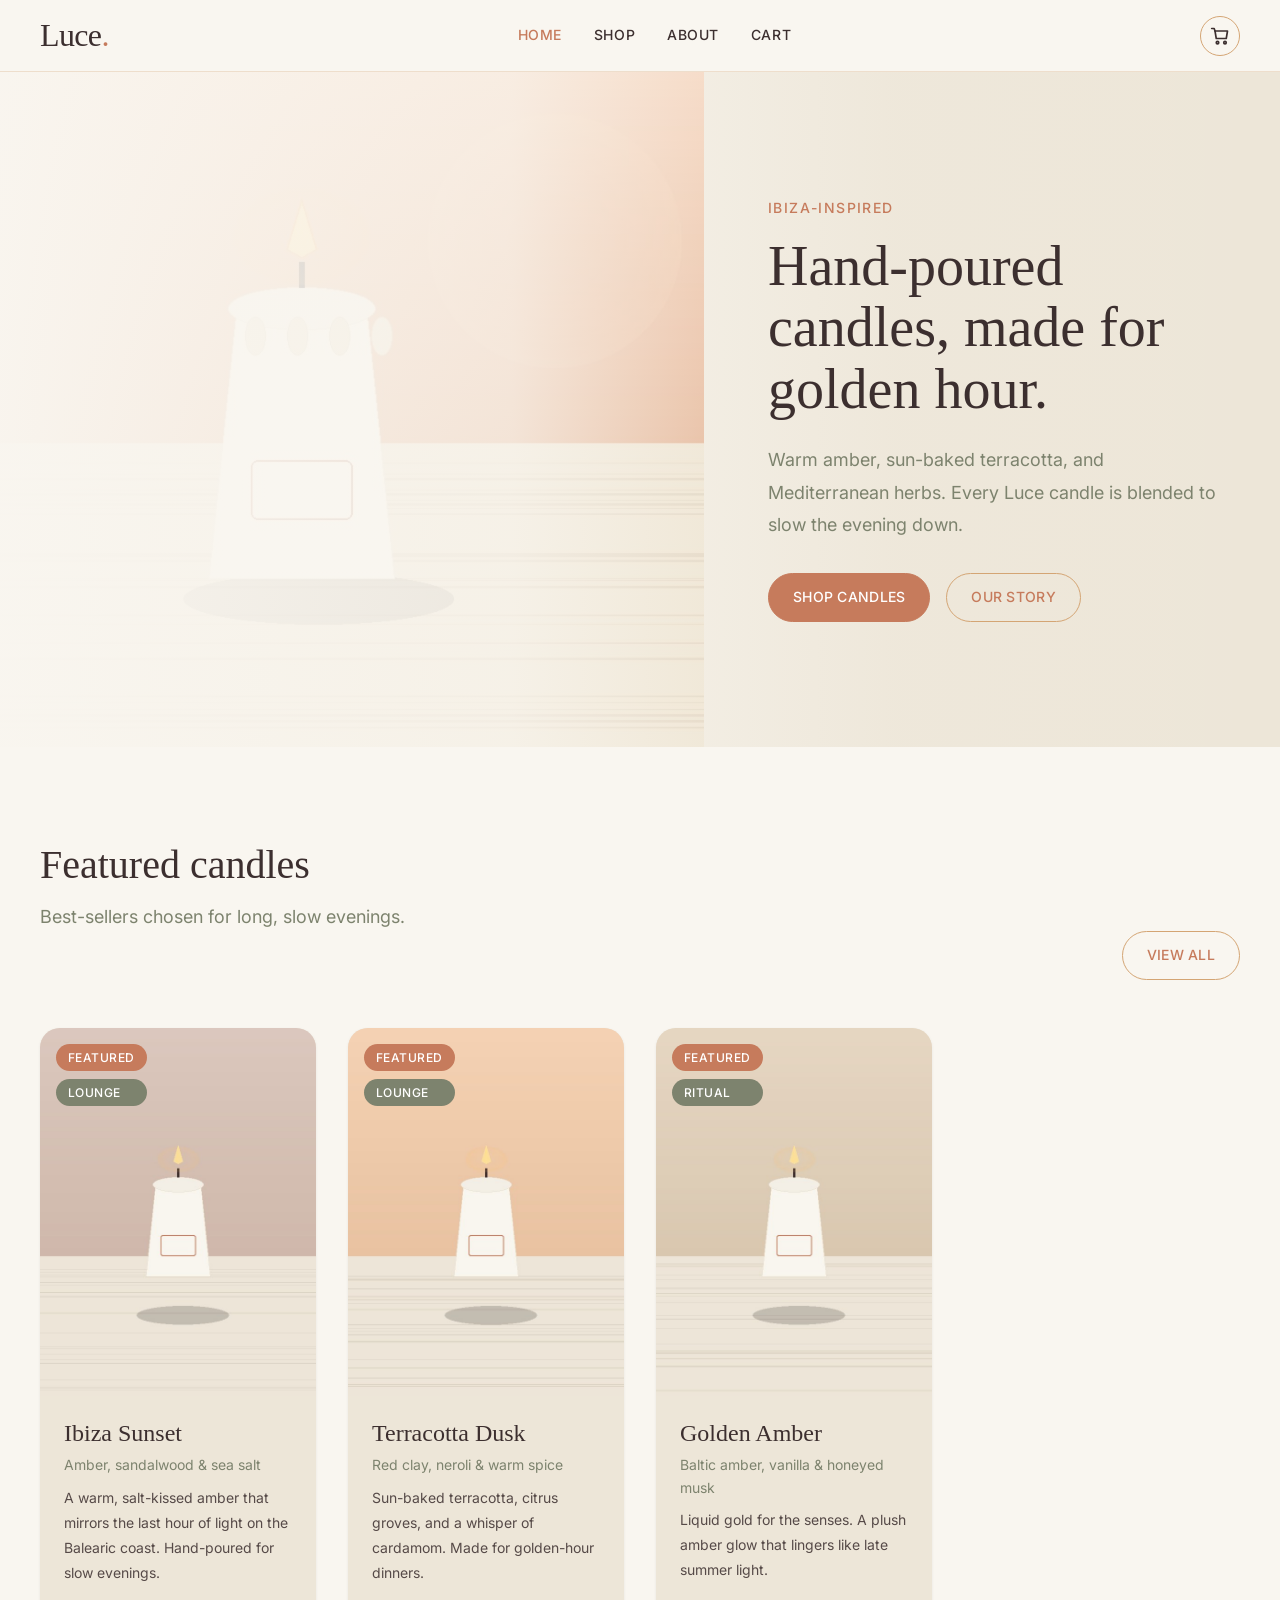
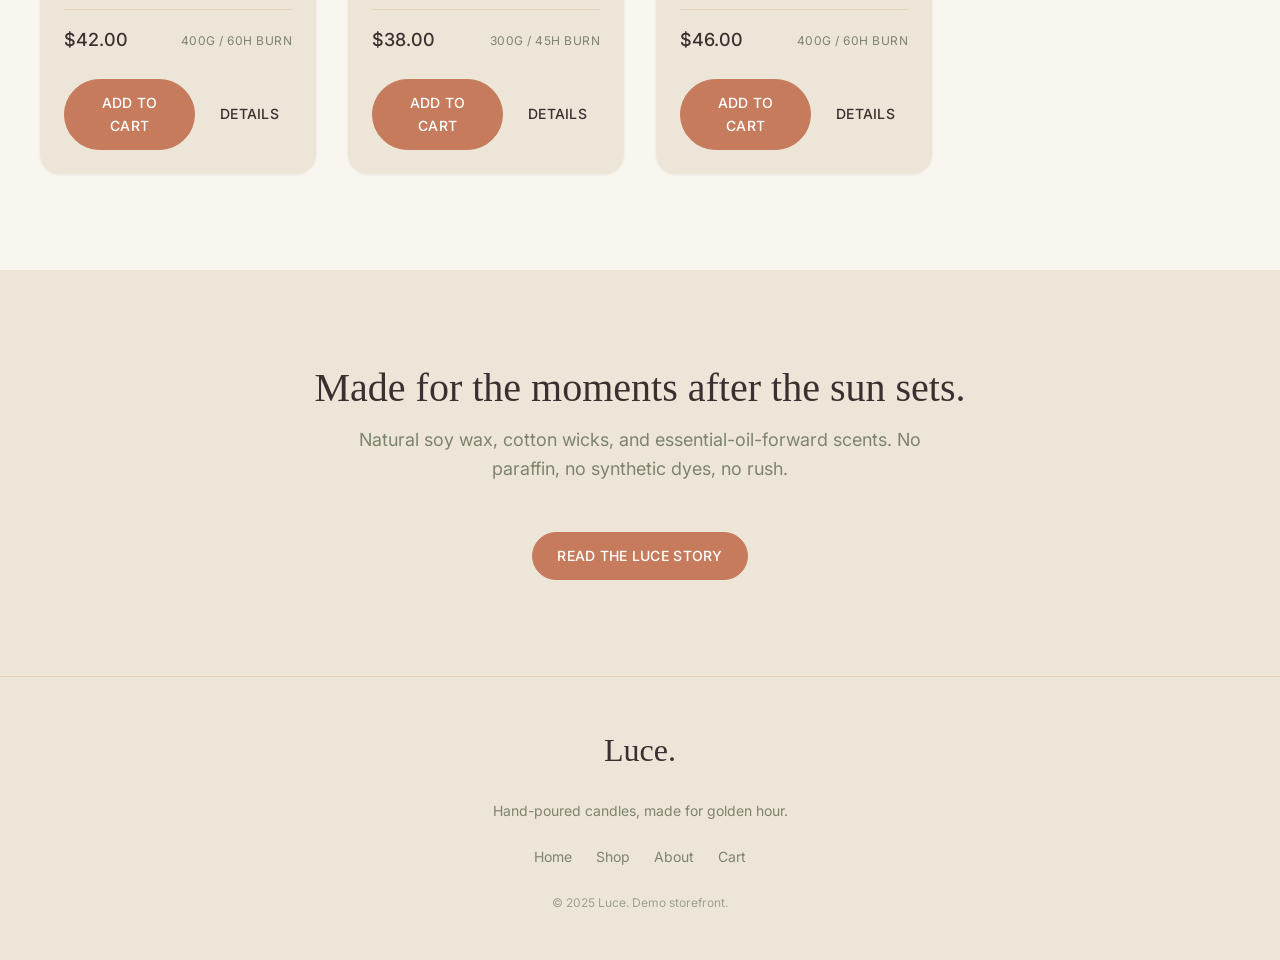
<file: site/index.html>
<!DOCTYPE html>
<html lang="en">
<head>
  <meta charset="UTF-8">
  <meta name="viewport" content="width=device-width, initial-scale=1.0">
  <title>Luce — Hand-poured candles, made for golden hour.</title>
  <meta name="description" content="Luce makes warm, hand-poured candles inspired by Ibiza sunsets, Mediterranean herbs, and golden hour light.">
  <link rel="preconnect" href="https://fonts.googleapis.com">
  <link rel="preconnect" href="https://fonts.gstatic.com" crossorigin>
  <link href="https://fonts.googleapis.com/css2?family=Inter:wght@400;500;600&display=swap" rel="stylesheet">
  <link rel="stylesheet" href="css/styles.css">
</head>
<body>
  <div id="sunset-overlay" class="sunset-overlay"></div>

  <header class="header">
    <div class="container header-inner">
      <a href="/" class="logo">Luce<span>.</span></a>
      <nav class="nav-desktop" aria-label="Main navigation">
        <a href="/" class="nav-link active">Home</a>
        <a href="candles.html" class="nav-link">Shop</a>
        <a href="about.html" class="nav-link">About</a>
        <a href="cart.html" class="nav-link">Cart</a>
      </nav>
      <div class="header-actions">
        <a href="cart.html" class="cart-link" aria-label="Cart">
          <svg width="20" height="20" viewBox="0 0 24 24" fill="none" stroke="currentColor" stroke-width="2" stroke-linecap="round" stroke-linejoin="round" aria-hidden="true">
            <path d="M6 6h15l-1.5 9h-12z"></path>
            <circle cx="9" cy="20" r="1.5"></circle>
            <circle cx="18" cy="20" r="1.5"></circle>
            <path d="M6 6L5 3H2"></path>
          </svg>
          <span class="cart-count" data-count="0"></span>
        </a>
        <button id="menu-toggle" class="menu-toggle" aria-expanded="false" aria-label="Toggle menu">
          <svg width="20" height="20" viewBox="0 0 24 24" fill="none" stroke="currentColor" stroke-width="2" stroke-linecap="round" stroke-linejoin="round" aria-hidden="true">
            <line x1="3" y1="6" x2="21" y2="6"></line>
            <line x1="3" y1="12" x2="21" y2="12"></line>
            <line x1="3" y1="18" x2="21" y2="18"></line>
          </svg>
        </button>
      </div>
    </div>
    <nav id="mobile-menu" class="nav-mobile" aria-label="Mobile navigation">
      <ul>
        <li><a href="/" class="nav-link active">Home</a></li>
        <li><a href="candles.html" class="nav-link">Shop</a></li>
        <li><a href="about.html" class="nav-link">About</a></li>
        <li><a href="cart.html" class="nav-link">Cart</a></li>
      </ul>
    </nav>
  </header>

  <main>
    <section class="hero">
      <img class="hero-image" src="assets/images/hero-candle.jpg" alt="A glowing Luce candle against a warm sunset backdrop" loading="eager">
      <div class="hero-overlay"></div>
      <div class="hero-content">
        <span class="hero-eyebrow">Ibiza-inspired</span>
        <h1 class="hero-title">Hand-poured candles, made for golden hour.</h1>
        <p class="hero-body">Warm amber, sun-baked terracotta, and Mediterranean herbs. Every Luce candle is blended to slow the evening down.</p>
        <div class="hero-actions">
          <a href="candles.html" class="btn btn-primary">Shop candles</a>
          <a href="about.html" class="btn btn-secondary">Our story</a>
        </div>
      </div>
    </section>

    <section class="section">
      <div class="container">
        <div class="section-header">
          <div>
            <h2 class="section-title">Featured candles</h2>
            <p class="section-subtitle">Best-sellers chosen for long, slow evenings.</p>
          </div>
          <a href="candles.html" class="btn btn-secondary">View all</a>
        </div>
        <div id="featured-grid" class="product-grid featured-grid"></div>
      </div>
    </section>

    <section class="section section-sand">
      <div class="container text-center">
        <h2 class="section-title">Made for the moments after the sun sets.</h2>
        <p class="section-subtitle" style="margin-inline:auto">Natural soy wax, cotton wicks, and essential-oil-forward scents. No paraffin, no synthetic dyes, no rush.</p>
        <a href="about.html" class="btn btn-primary">Read the Luce story</a>
      </div>
    </section>
  </main>

  <footer class="footer">
    <div class="container footer-inner">
      <a class="footer-logo" aria-label="Toggle Ibiza sunset mode">Luce.</a>
      <p class="footer-tagline">Hand-poured candles, made for golden hour.</p>
      <nav class="footer-links" aria-label="Footer navigation">
        <a href="/">Home</a>
        <a href="candles.html">Shop</a>
        <a href="about.html">About</a>
        <a href="cart.html">Cart</a>
      </nav>
      <p class="footer-credit">© 2025 Luce. Demo storefront.</p>
    </div>
  </footer>

  <script src="js/main.js" defer></script>
  <script src="js/cart.js" defer></script>
  <script src="js/products.js" defer></script>
</body>
</html>
</file>
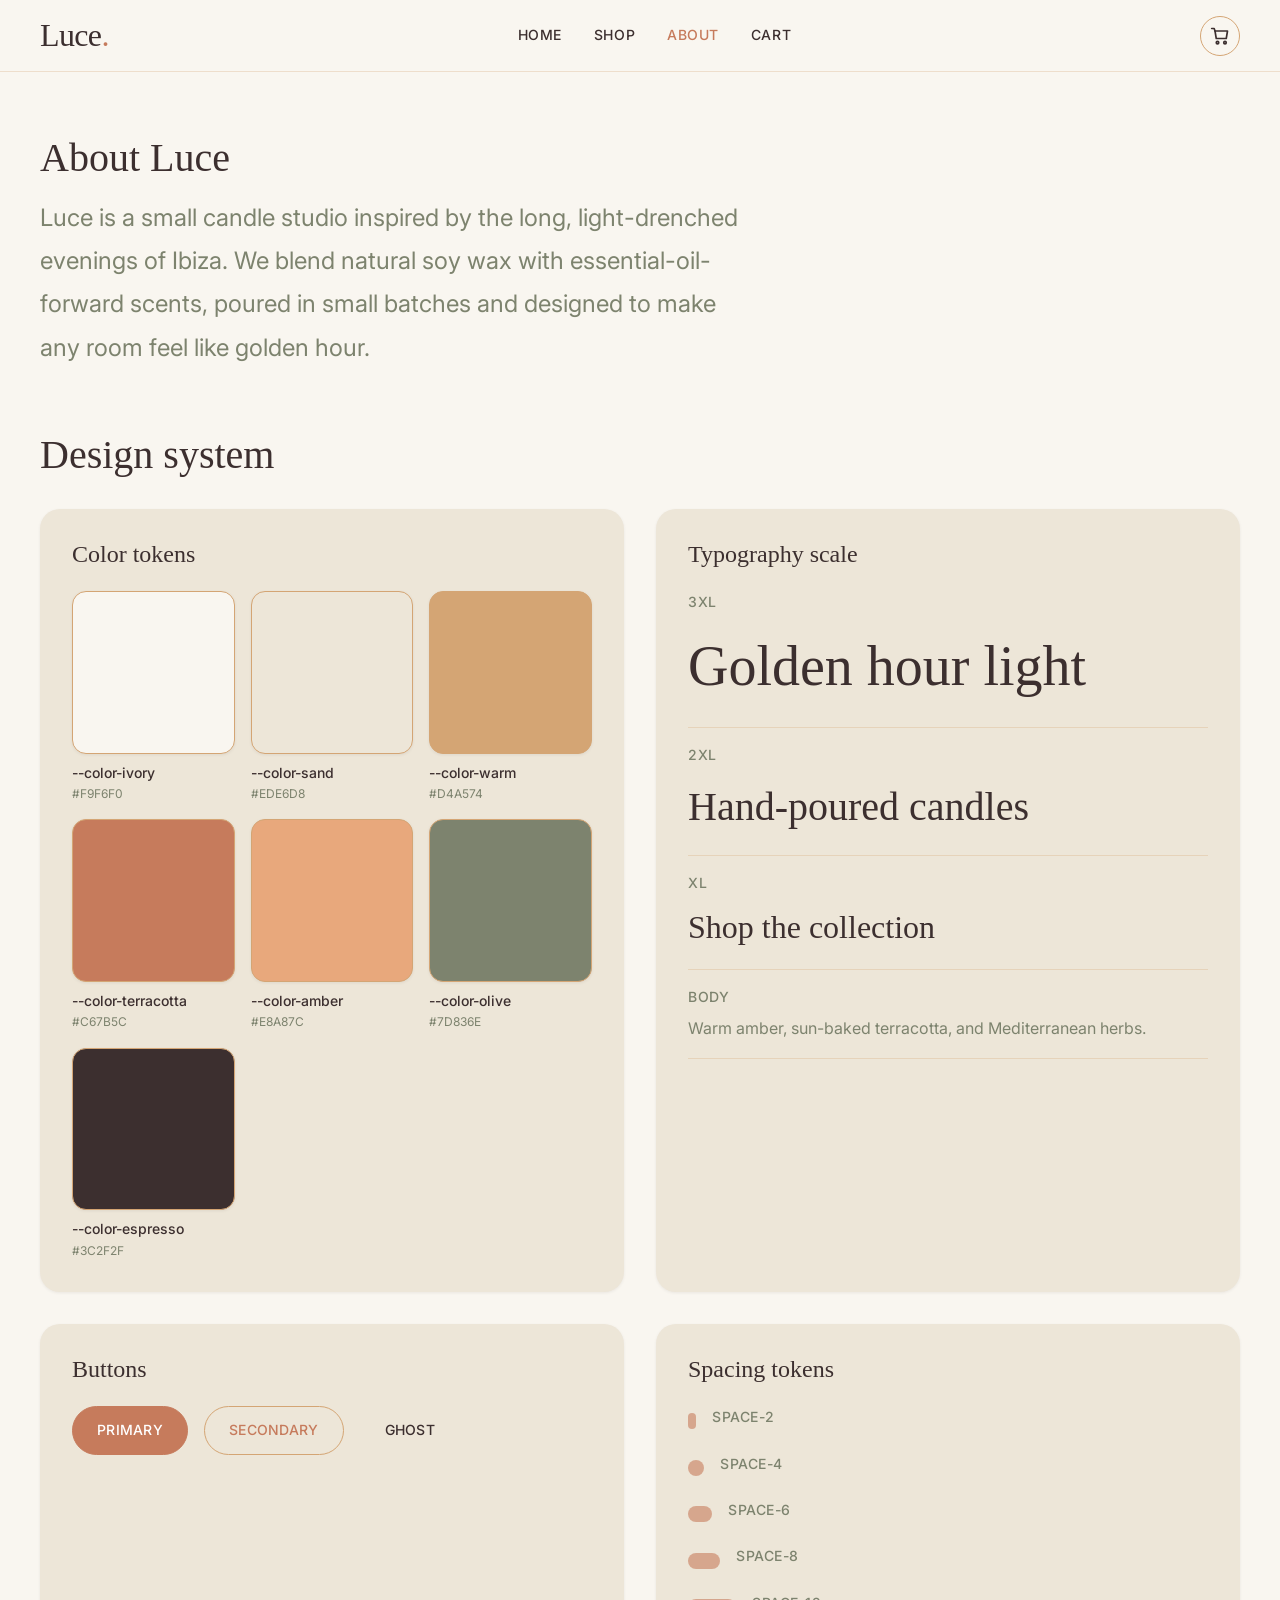
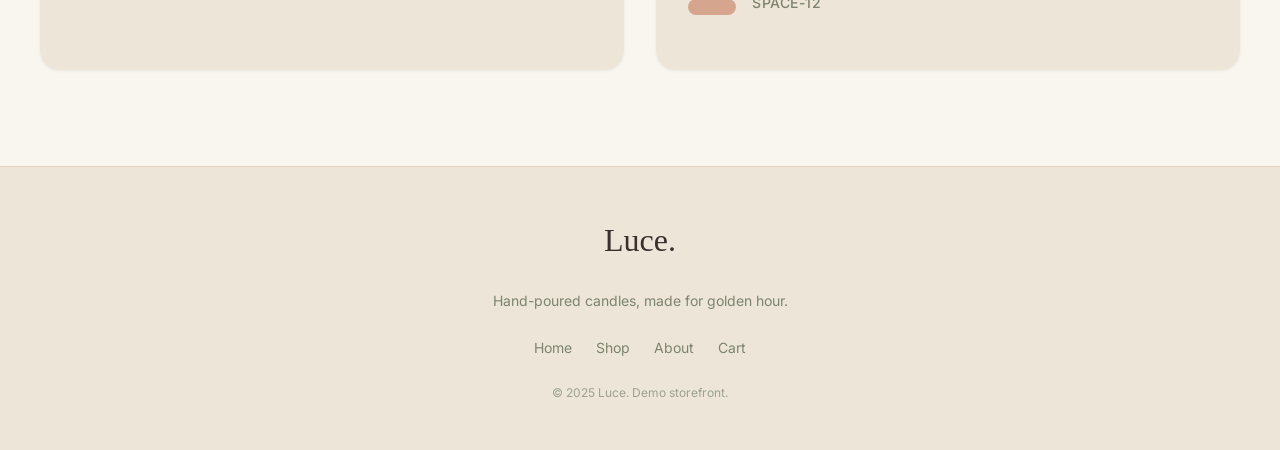
<file: site/about.html>
<!DOCTYPE html>
<html lang="en">
<head>
  <meta charset="UTF-8">
  <meta name="viewport" content="width=device-width, initial-scale=1.0">
  <title>About — Luce</title>
  <meta name="description" content="The Luce story, brand values, and the design system behind our warm, Mediterranean-inspired candle storefront.">
  <link rel="preconnect" href="https://fonts.googleapis.com">
  <link rel="preconnect" href="https://fonts.gstatic.com" crossorigin>
  <link href="https://fonts.googleapis.com/css2?family=Inter:wght@400;500;600&display=swap" rel="stylesheet">
  <link rel="stylesheet" href="css/styles.css">
</head>
<body>
  <div id="sunset-overlay" class="sunset-overlay"></div>

  <header class="header">
    <div class="container header-inner">
      <a href="/" class="logo">Luce<span>.</span></a>
      <nav class="nav-desktop" aria-label="Main navigation">
        <a href="/" class="nav-link">Home</a>
        <a href="candles.html" class="nav-link">Shop</a>
        <a href="about.html" class="nav-link active">About</a>
        <a href="cart.html" class="nav-link">Cart</a>
      </nav>
      <div class="header-actions">
        <a href="cart.html" class="cart-link" aria-label="Cart">
          <svg width="20" height="20" viewBox="0 0 24 24" fill="none" stroke="currentColor" stroke-width="2" stroke-linecap="round" stroke-linejoin="round" aria-hidden="true">
            <path d="M6 6h15l-1.5 9h-12z"></path>
            <circle cx="9" cy="20" r="1.5"></circle>
            <circle cx="18" cy="20" r="1.5"></circle>
            <path d="M6 6L5 3H2"></path>
          </svg>
          <span class="cart-count" data-count="0"></span>
        </a>
        <button id="menu-toggle" class="menu-toggle" aria-expanded="false" aria-label="Toggle menu">
          <svg width="20" height="20" viewBox="0 0 24 24" fill="none" stroke="currentColor" stroke-width="2" stroke-linecap="round" stroke-linejoin="round" aria-hidden="true">
            <line x1="3" y1="6" x2="21" y2="6"></line>
            <line x1="3" y1="12" x2="21" y2="12"></line>
            <line x1="3" y1="18" x2="21" y2="18"></line>
          </svg>
        </button>
      </div>
    </div>
    <nav id="mobile-menu" class="nav-mobile" aria-label="Mobile navigation">
      <ul>
        <li><a href="/" class="nav-link">Home</a></li>
        <li><a href="candles.html" class="nav-link">Shop</a></li>
        <li><a href="about.html" class="nav-link active">About</a></li>
        <li><a href="cart.html" class="nav-link">Cart</a></li>
      </ul>
    </nav>
  </header>

  <main>
    <section class="section" style="padding-top: var(--space-16);">
      <div class="container">
        <div class="about-intro">
          <h1 class="section-title">About Luce</h1>
          <p>Luce is a small candle studio inspired by the long, light-drenched evenings of Ibiza. We blend natural soy wax with essential-oil-forward scents, poured in small batches and designed to make any room feel like golden hour.</p>
        </div>

        <h2 class="section-title" style="margin-bottom: var(--space-8);">Design system</h2>
        <div class="design-system-grid">
          <div class="design-system-card">
            <h3>Color tokens</h3>
            <div class="color-grid" id="color-swatches"></div>
          </div>

          <div class="design-system-card">
            <h3>Typography scale</h3>
            <div class="type-scale">
              <div>
                <span class="label">3xl</span>
                <p style="font-size: var(--font-size-3xl); font-family: var(--font-heading);">Golden hour light</p>
              </div>
              <div>
                <span class="label">2xl</span>
                <p style="font-size: var(--font-size-2xl); font-family: var(--font-heading);">Hand-poured candles</p>
              </div>
              <div>
                <span class="label">xl</span>
                <p style="font-size: var(--font-size-xl); font-family: var(--font-heading);">Shop the collection</p>
              </div>
              <div>
                <span class="label">body</span>
                <p style="font-size: var(--font-size-base); color: var(--color-text-muted);">Warm amber, sun-baked terracotta, and Mediterranean herbs.</p>
              </div>
            </div>
          </div>

          <div class="design-system-card">
            <h3>Buttons</h3>
            <div class="button-row">
              <button class="btn btn-primary">Primary</button>
              <button class="btn btn-secondary">Secondary</button>
              <button class="btn btn-ghost">Ghost</button>
            </div>
          </div>

          <div class="design-system-card">
            <h3>Spacing tokens</h3>
            <div class="spacing-stack">
              <div><div class="bar" style="width: var(--space-2);"></div><span class="label">space-2</span></div>
              <div><div class="bar" style="width: var(--space-4);"></div><span class="label">space-4</span></div>
              <div><div class="bar" style="width: var(--space-6);"></div><span class="label">space-6</span></div>
              <div><div class="bar" style="width: var(--space-8);"></div><span class="label">space-8</span></div>
              <div><div class="bar" style="width: var(--space-12);"></div><span class="label">space-12</span></div>
            </div>
          </div>
        </div>
      </div>
    </section>
  </main>

  <footer class="footer">
    <div class="container footer-inner">
      <a class="footer-logo" aria-label="Toggle Ibiza sunset mode">Luce.</a>
      <p class="footer-tagline">Hand-poured candles, made for golden hour.</p>
      <nav class="footer-links" aria-label="Footer navigation">
        <a href="/">Home</a>
        <a href="candles.html">Shop</a>
        <a href="about.html">About</a>
        <a href="cart.html">Cart</a>
      </nav>
      <p class="footer-credit">© 2025 Luce. Demo storefront.</p>
    </div>
  </footer>

  <script src="js/main.js" defer></script>
  <script src="js/cart.js" defer></script>
  <script>
    document.addEventListener('DOMContentLoaded', () => {
      const swatches = [
        { name: '--color-ivory', hex: '#F9F6F0', usage: 'page background' },
        { name: '--color-sand', hex: '#EDE6D8', usage: 'cards, sections' },
        { name: '--color-warm', hex: '#D4A574', usage: 'borders, accents' },
        { name: '--color-terracotta', hex: '#C67B5C', usage: 'primary buttons' },
        { name: '--color-amber', hex: '#E8A87C', usage: 'hover, highlights' },
        { name: '--color-olive', hex: '#7D836E', usage: 'secondary text, tags' },
        { name: '--color-espresso', hex: '#3C2F2F', usage: 'body text, headings' },
      ];
      const container = document.getElementById('color-swatches');
      container.innerHTML = swatches.map((s) => `
        <div class="color-swatch">
          <div class="color-swatch-patch" style="background-color: ${s.hex};" title="${s.usage}"></div>
          <div class="color-swatch-info">
            <span class="color-swatch-name">${s.name}</span>
            <span class="color-swatch-hex">${s.hex}</span>
          </div>
        </div>
      `).join('');
    });
  </script>
</body>
</html>
</file>
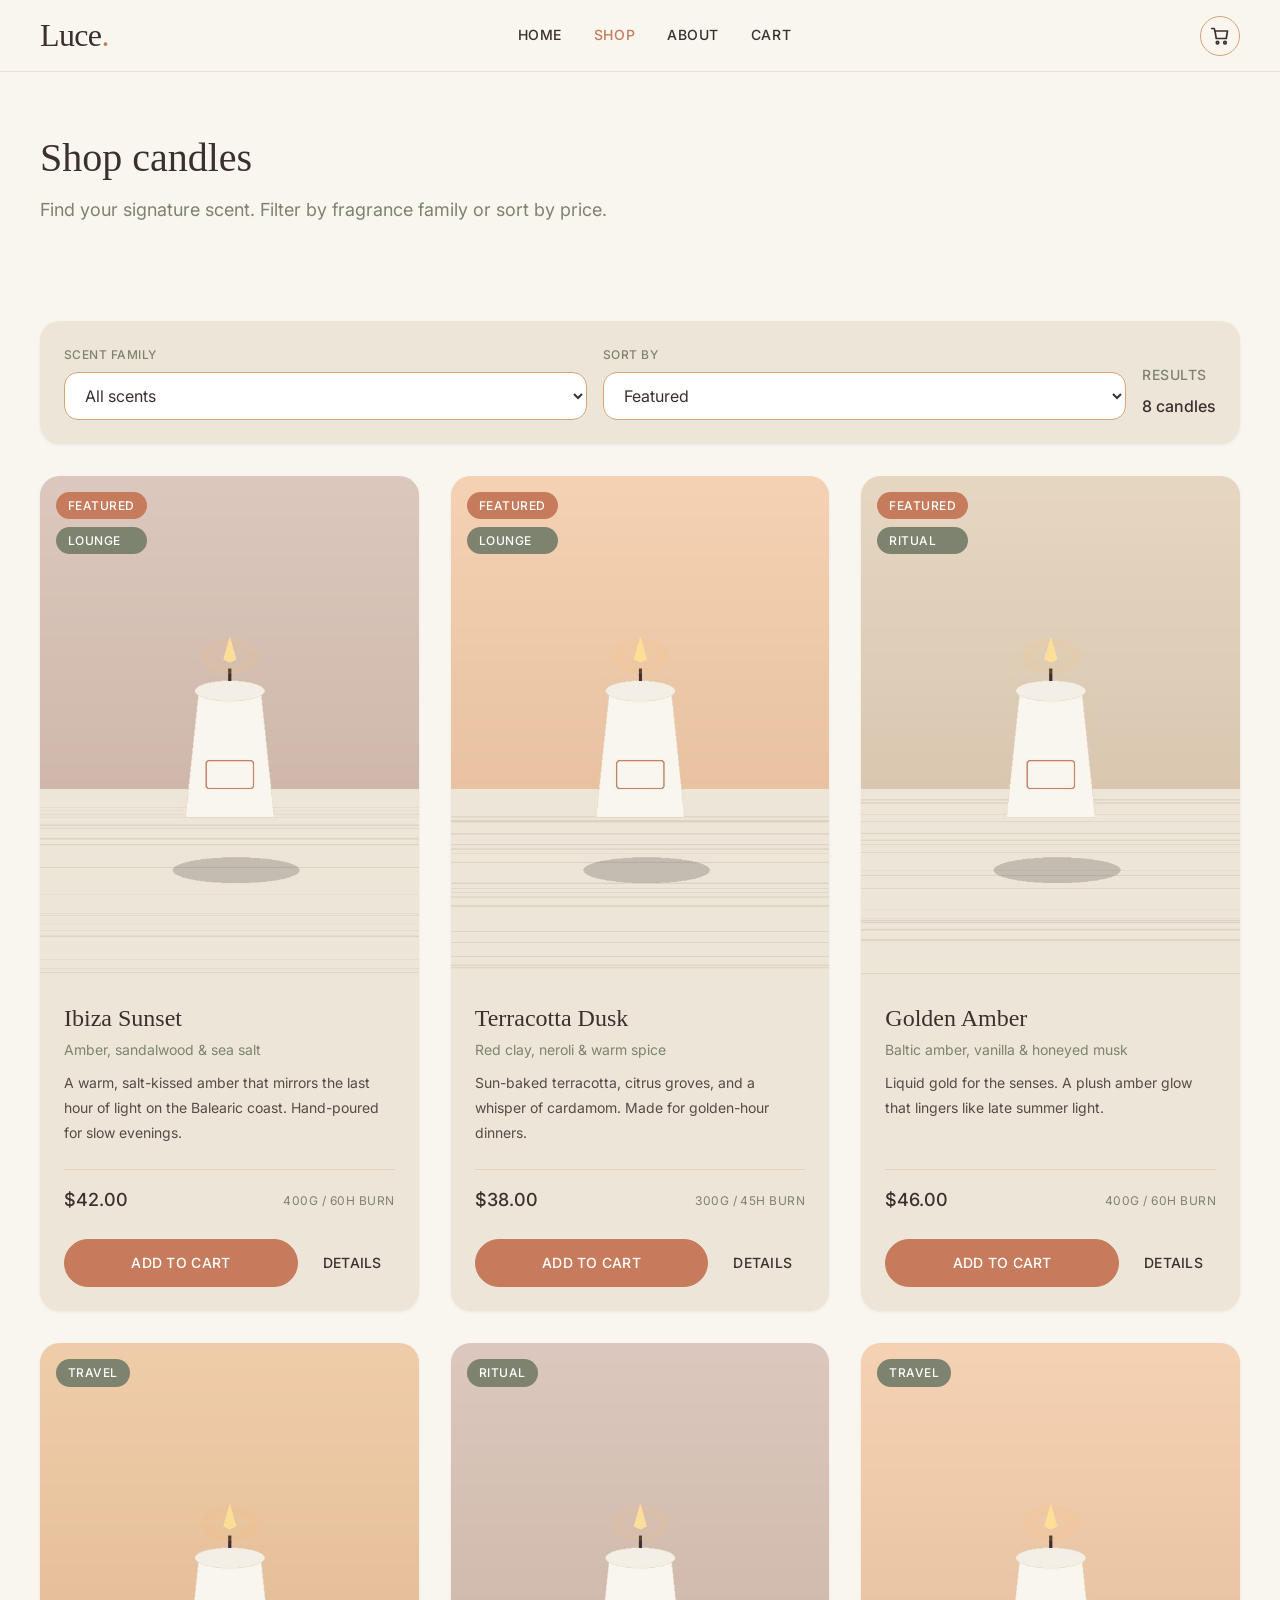
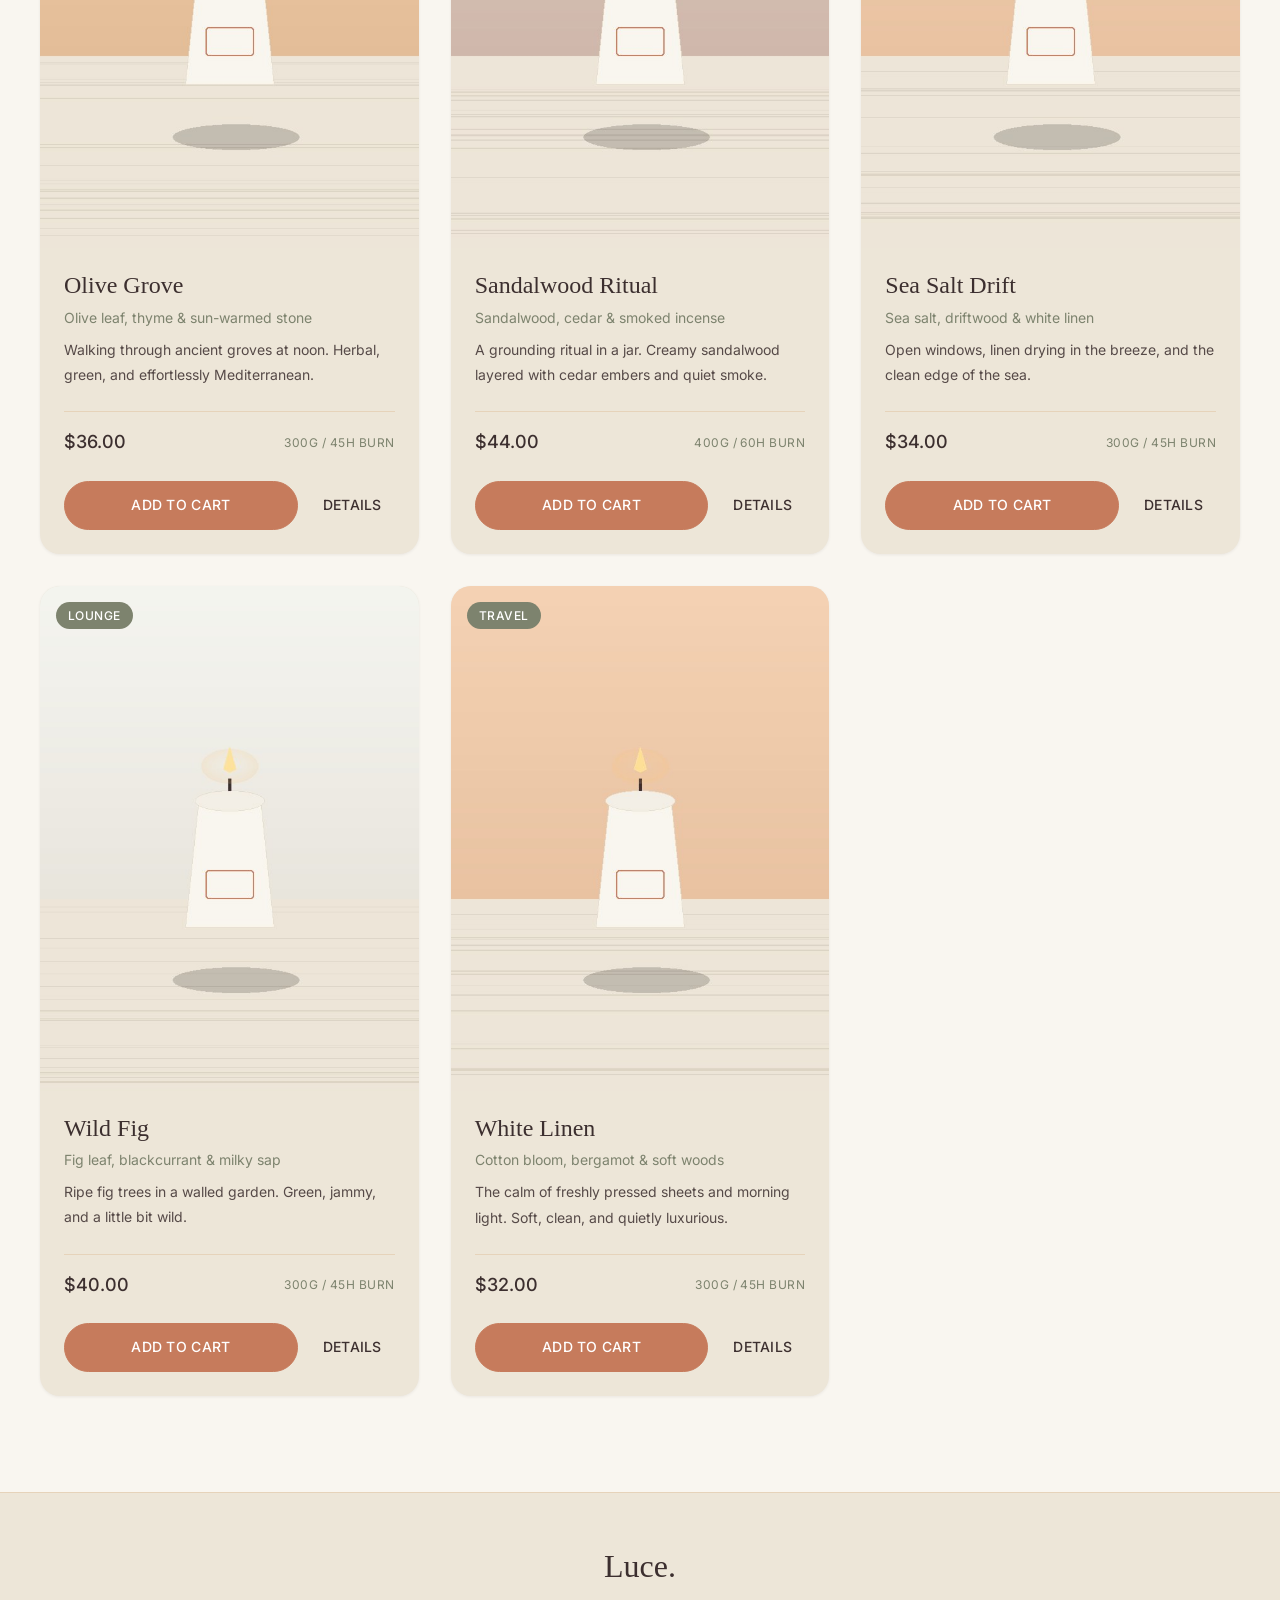
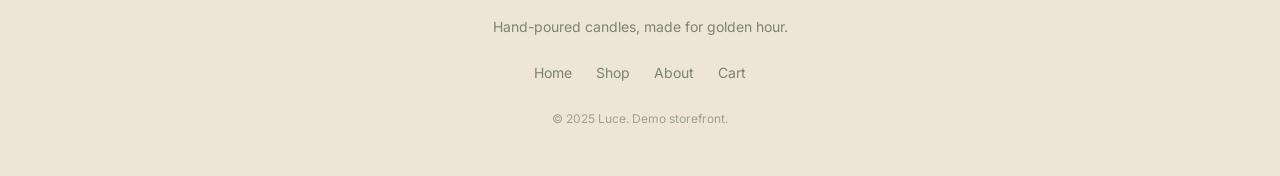
<file: site/candles.html>
<!DOCTYPE html>
<html lang="en">
<head>
  <meta charset="UTF-8">
  <meta name="viewport" content="width=device-width, initial-scale=1.0">
  <title>Shop Candles — Luce</title>
  <meta name="description" content="Browse the full Luce candle collection. Filter by scent, sort by price, and build your perfect golden-hour ritual.">
  <link rel="preconnect" href="https://fonts.googleapis.com">
  <link rel="preconnect" href="https://fonts.gstatic.com" crossorigin>
  <link href="https://fonts.googleapis.com/css2?family=Inter:wght@400;500;600&display=swap" rel="stylesheet">
  <link rel="stylesheet" href="css/styles.css">
</head>
<body>
  <div id="sunset-overlay" class="sunset-overlay"></div>

  <header class="header">
    <div class="container header-inner">
      <a href="/" class="logo">Luce<span>.</span></a>
      <nav class="nav-desktop" aria-label="Main navigation">
        <a href="/" class="nav-link">Home</a>
        <a href="candles.html" class="nav-link active">Shop</a>
        <a href="about.html" class="nav-link">About</a>
        <a href="cart.html" class="nav-link">Cart</a>
      </nav>
      <div class="header-actions">
        <a href="cart.html" class="cart-link" aria-label="Cart">
          <svg width="20" height="20" viewBox="0 0 24 24" fill="none" stroke="currentColor" stroke-width="2" stroke-linecap="round" stroke-linejoin="round" aria-hidden="true">
            <path d="M6 6h15l-1.5 9h-12z"></path>
            <circle cx="9" cy="20" r="1.5"></circle>
            <circle cx="18" cy="20" r="1.5"></circle>
            <path d="M6 6L5 3H2"></path>
          </svg>
          <span class="cart-count" data-count="0"></span>
        </a>
        <button id="menu-toggle" class="menu-toggle" aria-expanded="false" aria-label="Toggle menu">
          <svg width="20" height="20" viewBox="0 0 24 24" fill="none" stroke="currentColor" stroke-width="2" stroke-linecap="round" stroke-linejoin="round" aria-hidden="true">
            <line x1="3" y1="6" x2="21" y2="6"></line>
            <line x1="3" y1="12" x2="21" y2="12"></line>
            <line x1="3" y1="18" x2="21" y2="18"></line>
          </svg>
        </button>
      </div>
    </div>
    <nav id="mobile-menu" class="nav-mobile" aria-label="Mobile navigation">
      <ul>
        <li><a href="/" class="nav-link">Home</a></li>
        <li><a href="candles.html" class="nav-link active">Shop</a></li>
        <li><a href="about.html" class="nav-link">About</a></li>
        <li><a href="cart.html" class="nav-link">Cart</a></li>
      </ul>
    </nav>
  </header>

  <main>
    <section class="section" style="padding-top: var(--space-16);">
      <div class="container">
        <div class="section-header">
          <div>
            <h1 class="section-title">Shop candles</h1>
            <p class="section-subtitle">Find your signature scent. Filter by fragrance family or sort by price.</p>
          </div>
        </div>

        <div class="catalog-controls">
          <div class="control-group">
            <label for="scent-filter">Scent family</label>
            <select id="scent-filter" class="select">
              <option value="all">All scents</option>
              <option value="amber">Amber</option>
              <option value="sandalwood">Sandalwood</option>
              <option value="salt">Sea salt</option>
              <option value="olive">Olive / herbal</option>
              <option value="fig">Fig / fruity</option>
              <option value="linen">Linen / clean</option>
            </select>
          </div>
          <div class="control-group">
            <label for="sort-filter">Sort by</label>
            <select id="sort-filter" class="select">
              <option value="default">Featured</option>
              <option value="price-asc">Price: low to high</option>
              <option value="price-desc">Price: high to low</option>
              <option value="name">Name</option>
            </select>
          </div>
          <div class="control-group" style="justify-content: flex-end; flex: 0 0 auto;">
            <span class="label" style="margin-bottom:0">Results</span>
            <p id="result-count" style="font-weight: 500; margin: 0;">0 candles</p>
          </div>
        </div>

        <div id="product-grid" class="product-grid"></div>
      </div>
    </section>
  </main>

  <footer class="footer">
    <div class="container footer-inner">
      <a class="footer-logo" aria-label="Toggle Ibiza sunset mode">Luce.</a>
      <p class="footer-tagline">Hand-poured candles, made for golden hour.</p>
      <nav class="footer-links" aria-label="Footer navigation">
        <a href="/">Home</a>
        <a href="candles.html">Shop</a>
        <a href="about.html">About</a>
        <a href="cart.html">Cart</a>
      </nav>
      <p class="footer-credit">© 2025 Luce. Demo storefront.</p>
    </div>
  </footer>

  <script src="js/main.js" defer></script>
  <script src="js/cart.js" defer></script>
  <script src="js/products.js" defer></script>
</body>
</html>
</file>
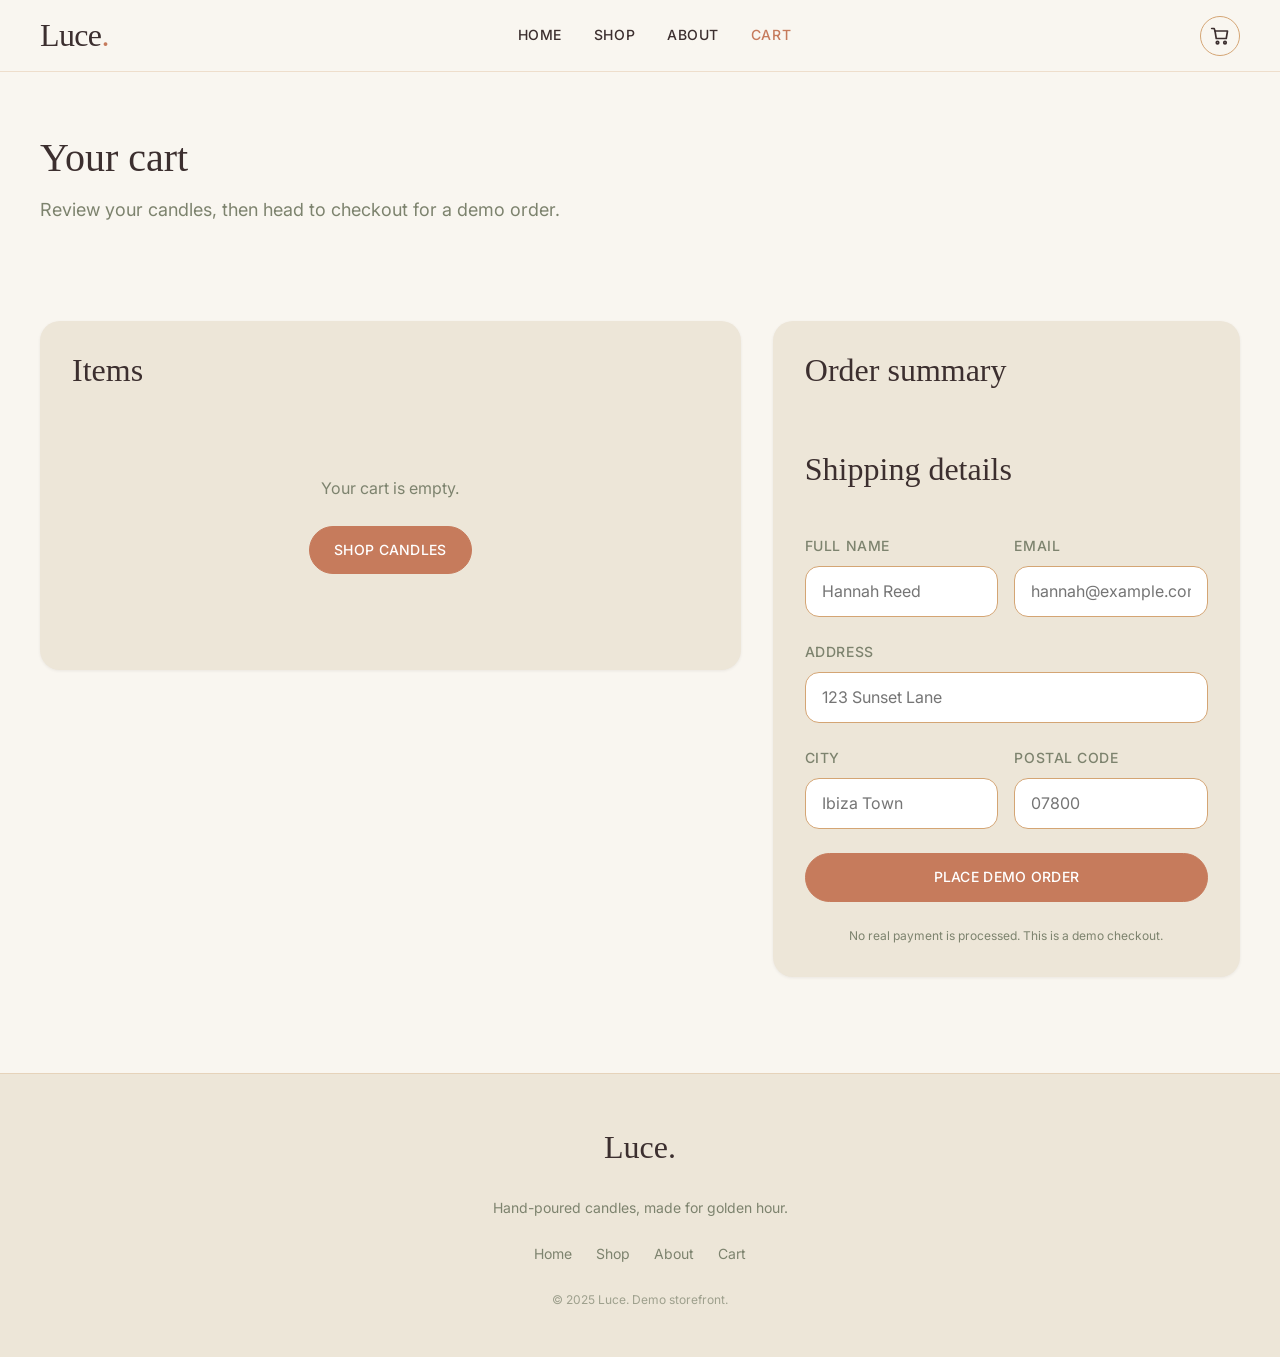
<file: site/cart.html>
<!DOCTYPE html>
<html lang="en">
<head>
  <meta charset="UTF-8">
  <meta name="viewport" content="width=device-width, initial-scale=1.0">
  <title>Cart — Luce</title>
  <meta name="description" content="Review your Luce candle cart, adjust quantities, and complete the demo checkout.">
  <link rel="preconnect" href="https://fonts.googleapis.com">
  <link rel="preconnect" href="https://fonts.gstatic.com" crossorigin>
  <link href="https://fonts.googleapis.com/css2?family=Inter:wght@400;500;600&display=swap" rel="stylesheet">
  <link rel="stylesheet" href="css/styles.css">
</head>
<body>
  <div id="sunset-overlay" class="sunset-overlay"></div>

  <header class="header">
    <div class="container header-inner">
      <a href="/" class="logo">Luce<span>.</span></a>
      <nav class="nav-desktop" aria-label="Main navigation">
        <a href="/" class="nav-link">Home</a>
        <a href="candles.html" class="nav-link">Shop</a>
        <a href="about.html" class="nav-link">About</a>
        <a href="cart.html" class="nav-link active">Cart</a>
      </nav>
      <div class="header-actions">
        <a href="cart.html" class="cart-link" aria-label="Cart">
          <svg width="20" height="20" viewBox="0 0 24 24" fill="none" stroke="currentColor" stroke-width="2" stroke-linecap="round" stroke-linejoin="round" aria-hidden="true">
            <path d="M6 6h15l-1.5 9h-12z"></path>
            <circle cx="9" cy="20" r="1.5"></circle>
            <circle cx="18" cy="20" r="1.5"></circle>
            <path d="M6 6L5 3H2"></path>
          </svg>
          <span class="cart-count" data-count="0"></span>
        </a>
        <button id="menu-toggle" class="menu-toggle" aria-expanded="false" aria-label="Toggle menu">
          <svg width="20" height="20" viewBox="0 0 24 24" fill="none" stroke="currentColor" stroke-width="2" stroke-linecap="round" stroke-linejoin="round" aria-hidden="true">
            <line x1="3" y1="6" x2="21" y2="6"></line>
            <line x1="3" y1="12" x2="21" y2="12"></line>
            <line x1="3" y1="18" x2="21" y2="18"></line>
          </svg>
        </button>
      </div>
    </div>
    <nav id="mobile-menu" class="nav-mobile" aria-label="Mobile navigation">
      <ul>
        <li><a href="/" class="nav-link">Home</a></li>
        <li><a href="candles.html" class="nav-link">Shop</a></li>
        <li><a href="about.html" class="nav-link">About</a></li>
        <li><a href="cart.html" class="nav-link active">Cart</a></li>
      </ul>
    </nav>
  </header>

  <main>
    <section class="section" style="padding-top: var(--space-16);">
      <div class="container">
        <div class="section-header">
          <div>
            <h1 class="section-title">Your cart</h1>
            <p class="section-subtitle">Review your candles, then head to checkout for a demo order.</p>
          </div>
        </div>

        <div class="cart-layout">
          <div class="cart-panel">
            <h2>Items</h2>
            <div id="empty-cart" class="empty-cart" hidden>
              <p>Your cart is empty.</p>
              <a href="candles.html" class="btn btn-primary">Shop candles</a>
            </div>
            <ul id="cart-items" class="cart-list"></ul>
          </div>

          <div class="cart-panel">
            <h2>Order summary</h2>
            <div id="cart-summary"></div>

            <form id="checkout-form" class="checkout-form" hidden>
              <h2 style="font-size: var(--font-size-xl); margin-top: var(--space-8);">Shipping details</h2>
              <div class="form-row">
                <div>
                  <label class="label" for="checkout-name">Full name</label>
                  <input class="input" id="checkout-name" name="name" type="text" required placeholder="Hannah Reed">
                </div>
                <div>
                  <label class="label" for="checkout-email">Email</label>
                  <input class="input" id="checkout-email" name="email" type="email" required placeholder="hannah@example.com">
                </div>
              </div>
              <div>
                <label class="label" for="checkout-address">Address</label>
                <input class="input" id="checkout-address" name="address" type="text" required placeholder="123 Sunset Lane">
              </div>
              <div class="form-row">
                <div>
                  <label class="label" for="checkout-city">City</label>
                  <input class="input" id="checkout-city" name="city" type="text" required placeholder="Ibiza Town">
                </div>
                <div>
                  <label class="label" for="checkout-zip">Postal code</label>
                  <input class="input" id="checkout-zip" name="zip" type="text" required placeholder="07800">
                </div>
              </div>
              <button type="submit" class="btn btn-primary" style="width: 100%;">Place demo order</button>
              <p style="font-size: var(--font-size-xs); color: var(--color-text-muted); text-align: center;">No real payment is processed. This is a demo checkout.</p>
            </form>

            <div id="order-confirmation" class="cart-panel" style="margin-top: var(--space-8); border-left: 4px solid var(--color-accent);" hidden>
              <h2 style="font-size: var(--font-size-xl); color: var(--color-accent);">Order placed!</h2>
              <p style="margin-top: var(--space-4);">Thank you for trying the Luce demo. Your order number is <strong class="order-id"></strong>.</p>
              <p style="margin-top: var(--space-2);">Confirmation sent to <strong class="order-email"></strong> for a total of <strong class="order-total"></strong>.</p>
              <a href="candles.html" class="btn btn-secondary" style="margin-top: var(--space-6);">Continue shopping</a>
            </div>
          </div>
        </div>
      </div>
    </section>
  </main>

  <footer class="footer">
    <div class="container footer-inner">
      <a class="footer-logo" aria-label="Toggle Ibiza sunset mode">Luce.</a>
      <p class="footer-tagline">Hand-poured candles, made for golden hour.</p>
      <nav class="footer-links" aria-label="Footer navigation">
        <a href="/">Home</a>
        <a href="candles.html">Shop</a>
        <a href="about.html">About</a>
        <a href="cart.html">Cart</a>
      </nav>
      <p class="footer-credit">© 2025 Luce. Demo storefront.</p>
    </div>
  </footer>

  <script src="js/main.js" defer></script>
  <script src="js/cart.js" defer></script>
</body>
</html>
</file>
<file: site/css/styles.css>
@import url('design-system.css');

/* ---------- Header ---------- */
.header {
  position: sticky;
  top: 0;
  z-index: 1000;
  background-color: rgba(249, 246, 240, 0.92);
  backdrop-filter: blur(8px);
  border-bottom: 1px solid rgba(212, 165, 116, 0.3);
  height: var(--header-height);
}

.header-inner {
  display: flex;
  align-items: center;
  justify-content: space-between;
  height: 100%;
}

.logo {
  font-family: var(--font-heading);
  font-size: var(--font-size-xl);
  color: var(--color-espresso);
  letter-spacing: -0.02em;
}

.logo span {
  color: var(--color-accent);
}

.nav-desktop {
  display: none;
  align-items: center;
  gap: var(--space-8);
}

.nav-link {
  font-size: var(--font-size-sm);
  font-weight: 500;
  text-transform: uppercase;
  letter-spacing: 0.04em;
  color: var(--color-text);
  transition: color var(--transition-fast);
}

.nav-link:hover,
.nav-link.active {
  color: var(--color-accent);
}

.header-actions {
  display: flex;
  align-items: center;
  gap: var(--space-4);
}

.cart-link {
  position: relative;
  display: inline-flex;
  align-items: center;
  justify-content: center;
  width: 2.5rem;
  height: 2.5rem;
  border-radius: var(--radius-full);
  border: 1px solid var(--color-border);
  background-color: transparent;
  transition: background-color var(--transition-fast), border-color var(--transition-fast);
}

.cart-link:hover {
  background-color: var(--color-sand);
  border-color: var(--color-accent);
}

.cart-count {
  position: absolute;
  top: -0.35rem;
  right: -0.35rem;
  display: flex;
  align-items: center;
  justify-content: center;
  min-width: 1.25rem;
  height: 1.25rem;
  padding: 0 0.25rem;
  border-radius: var(--radius-full);
  background-color: var(--color-accent);
  color: #FFFFFF;
  font-size: var(--font-size-xs);
  font-weight: 600;
}

.cart-count:empty,
.cart-count[data-count="0"] {
  display: none;
}

.menu-toggle {
  display: inline-flex;
  align-items: center;
  justify-content: center;
  width: 2.5rem;
  height: 2.5rem;
  border: 1px solid var(--color-border);
  border-radius: var(--radius-full);
  background-color: transparent;
  cursor: pointer;
}

.menu-toggle:hover {
  background-color: var(--color-sand);
}

@media (min-width: 768px) {
  .nav-desktop {
    display: flex;
  }

  .menu-toggle {
    display: none;
  }
}

/* Mobile nav */
.nav-mobile {
  display: none;
  position: absolute;
  top: var(--header-height);
  left: 0;
  right: 0;
  padding: var(--space-6);
  background-color: var(--color-bg);
  border-bottom: 1px solid var(--color-border);
  box-shadow: var(--shadow-md);
}

.nav-mobile.open {
  display: block;
}

.nav-mobile ul {
  display: flex;
  flex-direction: column;
  gap: var(--space-4);
}

/* ---------- Hero ---------- */
.hero {
  position: relative;
  display: grid;
  min-height: 75vh;
  overflow: hidden;
  background-color: var(--color-sand);
}

.hero-image {
  width: 100%;
  height: 100%;
  object-fit: cover;
  object-position: center;
}

.hero-overlay {
  position: absolute;
  inset: 0;
  background: linear-gradient(to right, rgba(249, 246, 240, 0.95) 0%, rgba(249, 246, 240, 0.75) 45%, rgba(249, 246, 240, 0.2) 100%);
}

.hero-content {
  position: relative;
  display: flex;
  flex-direction: column;
  justify-content: center;
  padding: var(--space-8);
  max-width: 640px;
}

.hero-eyebrow {
  font-size: var(--font-size-sm);
  font-weight: 500;
  text-transform: uppercase;
  letter-spacing: 0.1em;
  color: var(--color-accent);
  margin-bottom: var(--space-4);
}

.hero-title {
  font-size: clamp(var(--font-size-2xl), 6vw, var(--font-size-3xl));
  margin-bottom: var(--space-6);
  line-height: var(--line-height-tight);
}

.hero-body {
  font-size: var(--font-size-md);
  color: var(--color-text-muted);
  max-width: 45ch;
  margin-bottom: var(--space-8);
  line-height: var(--line-height-relaxed);
}

.hero-actions {
  display: flex;
  flex-wrap: wrap;
  gap: var(--space-4);
}

@media (min-width: 900px) {
  .hero {
    grid-template-columns: 55% 1fr;
  }

  .hero-overlay {
    background: linear-gradient(to right, rgba(249, 246, 240, 0.98) 0%, rgba(249, 246, 240, 0.8) 40%, rgba(249, 246, 240, 0.1) 70%, transparent 100%);
  }

  .hero-content {
    padding: var(--space-12) var(--space-16);
  }
}

/* ---------- Featured products ---------- */
.section-header {
  display: flex;
  flex-wrap: wrap;
  align-items: flex-end;
  justify-content: space-between;
  gap: var(--space-4);
  margin-bottom: var(--space-12);
}

/* ---------- Product grid ---------- */
.product-grid {
  display: grid;
  grid-template-columns: repeat(1, 1fr);
  gap: var(--space-8);
}

@media (min-width: 640px) {
  .product-grid {
    grid-template-columns: repeat(2, 1fr);
  }
}

@media (min-width: 1024px) {
  .product-grid {
    grid-template-columns: repeat(3, 1fr);
  }

  .product-grid.featured-grid {
    grid-template-columns: repeat(4, 1fr);
  }
}

.product-card {
  display: flex;
  flex-direction: column;
  background-color: var(--color-surface);
  border-radius: var(--radius-lg);
  overflow: hidden;
  box-shadow: var(--shadow-sm);
  transition: transform var(--transition-base), box-shadow var(--transition-base);
}

.product-card:hover {
  transform: translateY(-4px);
  box-shadow: var(--shadow-lg);
}

.product-image-wrapper {
  position: relative;
  aspect-ratio: 3 / 4;
  overflow: hidden;
  background-color: #E5DCC8;
}

.product-image {
  width: 100%;
  height: 100%;
  object-fit: cover;
  transition: transform var(--transition-slow);
}

.product-card:hover .product-image {
  transform: scale(1.04);
}

.product-badge-group {
  position: absolute;
  top: var(--space-4);
  left: var(--space-4);
  display: flex;
  flex-direction: column;
  gap: var(--space-2);
}

.product-info {
  display: flex;
  flex-direction: column;
  gap: var(--space-2);
  padding: var(--space-6);
  flex-grow: 1;
}

.product-name {
  font-size: var(--font-size-lg);
  font-family: var(--font-heading);
}

.product-scent {
  font-size: var(--font-size-sm);
  color: var(--color-text-muted);
}

.product-description {
  font-size: var(--font-size-sm);
  color: var(--color-text);
  opacity: 0.85;
  line-height: var(--line-height-relaxed);
  flex-grow: 1;
}

.product-meta {
  display: flex;
  align-items: center;
  justify-content: space-between;
  margin-top: var(--space-4);
  padding-top: var(--space-4);
  border-top: 1px solid rgba(212, 165, 116, 0.3);
}

.product-price {
  font-size: var(--font-size-md);
  font-weight: 500;
  color: var(--color-espresso);
}

.product-size {
  font-size: var(--font-size-xs);
  color: var(--color-text-muted);
  text-transform: uppercase;
  letter-spacing: 0.04em;
}

.product-actions {
  display: flex;
  gap: var(--space-3);
  padding: 0 var(--space-6) var(--space-6);
}

.product-actions .btn {
  flex: 1;
}

.product-actions .btn-ghost {
  flex: 0 0 auto;
  padding: var(--space-3);
}

/* ---------- Catalog controls ---------- */
.catalog-controls {
  display: flex;
  flex-wrap: wrap;
  gap: var(--space-4);
  margin-bottom: var(--space-8);
  padding: var(--space-6);
  background-color: var(--color-surface);
  border-radius: var(--radius-lg);
  box-shadow: var(--shadow-sm);
}

.control-group {
  display: flex;
  flex-direction: column;
  gap: var(--space-2);
  flex: 1 1 200px;
}

.control-group label {
  font-size: var(--font-size-xs);
  font-weight: 500;
  text-transform: uppercase;
  letter-spacing: 0.04em;
  color: var(--color-text-muted);
}

/* ---------- Cart page ---------- */
.cart-layout {
  display: grid;
  gap: var(--space-8);
}

@media (min-width: 900px) {
  .cart-layout {
    grid-template-columns: 1.5fr 1fr;
    align-items: start;
  }
}

.cart-panel {
  background-color: var(--color-surface);
  border-radius: var(--radius-lg);
  box-shadow: var(--shadow-sm);
  padding: var(--space-8);
}

.cart-panel h2 {
  font-size: var(--font-size-xl);
  margin-bottom: var(--space-6);
}

.empty-cart {
  text-align: center;
  padding: var(--space-16) var(--space-8);
  color: var(--color-text-muted);
}

.empty-cart p {
  margin-bottom: var(--space-6);
}

.cart-item {
  display: grid;
  grid-template-columns: 80px 1fr auto;
  gap: var(--space-4);
  align-items: center;
  padding-block: var(--space-4);
  border-bottom: 1px solid rgba(212, 165, 116, 0.3);
}

.cart-item:last-child {
  border-bottom: none;
}

.cart-item-thumb {
  width: 80px;
  height: 80px;
  object-fit: cover;
  border-radius: var(--radius-md);
  background-color: var(--color-bg);
}

.cart-item-details {
  display: flex;
  flex-direction: column;
  gap: var(--space-1);
}

.cart-item-name {
  font-family: var(--font-heading);
  font-size: var(--font-size-md);
}

.cart-item-price {
  font-size: var(--font-size-sm);
  color: var(--color-text-muted);
}

.cart-item-line-total {
  font-size: var(--font-size-sm);
  font-weight: 500;
}

.cart-item-actions {
  display: flex;
  align-items: center;
  gap: var(--space-2);
}

.qty-btn {
  width: 2rem;
  height: 2rem;
  border: 1px solid var(--color-border);
  border-radius: var(--radius-full);
  background-color: var(--color-bg);
  cursor: pointer;
  transition: background-color var(--transition-fast), border-color var(--transition-fast);
}

.qty-btn:hover {
  background-color: var(--color-sand);
  border-color: var(--color-accent);
}

.qty-value {
  min-width: 1.5rem;
  text-align: center;
  font-weight: 500;
}

.remove-btn {
  width: 2rem;
  height: 2rem;
  border: none;
  background-color: transparent;
  color: var(--color-text-muted);
  cursor: pointer;
  border-radius: var(--radius-full);
  transition: color var(--transition-fast), background-color var(--transition-fast);
}

.remove-btn:hover {
  color: var(--color-accent);
  background-color: rgba(198, 123, 92, 0.1);
}

.cart-summary-row {
  display: flex;
  justify-content: space-between;
  padding-block: var(--space-3);
  border-bottom: 1px solid rgba(212, 165, 116, 0.3);
  font-size: var(--font-size-sm);
}

.cart-summary-row.total {
  font-size: var(--font-size-lg);
  font-weight: 500;
  border-bottom: none;
  padding-top: var(--space-4);
}

.checkout-form {
  display: flex;
  flex-direction: column;
  gap: var(--space-6);
  margin-top: var(--space-8);
}

.checkout-form .form-row {
  display: grid;
  grid-template-columns: 1fr 1fr;
  gap: var(--space-4);
}

@media (max-width: 640px) {
  .checkout-form .form-row {
    grid-template-columns: 1fr;
  }

  .cart-item {
    grid-template-columns: 70px 1fr;
  }

  .cart-item-actions {
    grid-column: 2;
  }
}

/* ---------- About / Design system ---------- */
.about-intro {
  max-width: 70ch;
  margin-bottom: var(--space-16);
}

.about-intro p {
  font-size: var(--font-size-lg);
  color: var(--color-text-muted);
  line-height: var(--line-height-relaxed);
}

.design-system-grid {
  display: grid;
  gap: var(--space-8);
}

@media (min-width: 768px) {
  .design-system-grid {
    grid-template-columns: repeat(2, 1fr);
  }
}

.design-system-card {
  background-color: var(--color-surface);
  border-radius: var(--radius-lg);
  padding: var(--space-8);
  box-shadow: var(--shadow-sm);
}

.design-system-card h3 {
  font-size: var(--font-size-lg);
  margin-bottom: var(--space-6);
}

.color-grid {
  display: grid;
  grid-template-columns: repeat(2, 1fr);
  gap: var(--space-4);
}

@media (min-width: 640px) {
  .color-grid {
    grid-template-columns: repeat(3, 1fr);
  }
}

.color-swatch {
  display: flex;
  flex-direction: column;
  gap: var(--space-2);
}

.color-swatch-patch {
  aspect-ratio: 1;
  border-radius: var(--radius-md);
  border: 1px solid var(--color-border);
  box-shadow: var(--shadow-sm);
}

.color-swatch-info {
  display: flex;
  flex-direction: column;
}

.color-swatch-name {
  font-size: var(--font-size-sm);
  font-weight: 500;
}

.color-swatch-hex {
  font-size: var(--font-size-xs);
  color: var(--color-text-muted);
  text-transform: uppercase;
}

.type-scale > div {
  margin-bottom: var(--space-4);
  padding-bottom: var(--space-4);
  border-bottom: 1px solid rgba(212, 165, 116, 0.3);
}

.type-scale .label {
  margin-bottom: var(--space-2);
}

.button-row {
  display: flex;
  flex-wrap: wrap;
  gap: var(--space-4);
}

.spacing-stack > div {
  display: flex;
  align-items: center;
  gap: var(--space-4);
  margin-bottom: var(--space-4);
}

.spacing-stack .bar {
  height: 1rem;
  background-color: var(--color-accent);
  border-radius: var(--radius-sm);
  opacity: 0.6;
}

/* ---------- Footer ---------- */
.footer {
  padding-block: var(--space-12);
  border-top: 1px solid rgba(212, 165, 116, 0.3);
  background-color: var(--color-sand);
}

.footer-inner {
  display: flex;
  flex-direction: column;
  align-items: center;
  gap: var(--space-6);
  text-align: center;
}

.footer-logo {
  font-family: var(--font-heading);
  font-size: var(--font-size-xl);
  color: var(--color-espresso);
  cursor: pointer;
  transition: color var(--transition-fast);
}

.footer-logo:hover {
  color: var(--color-accent);
}

.footer-tagline {
  font-size: var(--font-size-sm);
  color: var(--color-text-muted);
}

.footer-links {
  display: flex;
  gap: var(--space-6);
}

.footer-links a {
  font-size: var(--font-size-sm);
  color: var(--color-text-muted);
  transition: color var(--transition-fast);
}

.footer-links a:hover {
  color: var(--color-accent);
}

.footer-credit {
  font-size: var(--font-size-xs);
  color: var(--color-text-muted);
  opacity: 0.7;
}

/* ---------- Easter egg sunset overlay ---------- */
.sunset-overlay {
  position: fixed;
  inset: 0;
  pointer-events: none;
  z-index: 9999;
  opacity: 0;
  transition: opacity 1s ease;
  background: radial-gradient(circle at 70% 30%, rgba(232, 168, 124, 0.35) 0%, rgba(212, 165, 116, 0.15) 40%, rgba(249, 246, 240, 0) 70%);
  mix-blend-mode: multiply;
}

.sunset-overlay.active {
  opacity: 1;
}

body.sunset-mode .sunset-overlay {
  opacity: 1;
}

body.sunset-mode .hero-overlay,
body.sunset-mode .section-sand,
body.sunset-mode .footer,
body.sunset-mode .card,
body.sunset-mode .cart-panel {
  filter: hue-rotate(-8deg) saturate(1.05);
}

.lantern {
  position: fixed;
  width: 24px;
  height: 40px;
  border-radius: 50% 50% 50% 50% / 60% 60% 40% 40%;
  background: radial-gradient(circle at 30% 30%, #FFF8E7, #E8A87C 60%, #C67B5C);
  box-shadow: 0 0 20px 6px rgba(232, 168, 124, 0.6), 0 0 40px 12px rgba(198, 123, 92, 0.2);
  pointer-events: none;
  z-index: 9998;
  opacity: 0;
  animation: float-lantern 10s ease-in-out infinite;
}

@keyframes float-lantern {
  0%, 100% {
    transform: translateY(0) rotate(-2deg);
  }
  50% {
    transform: translateY(-20px) rotate(2deg);
  }
}

/* ---------- General utilities ---------- */
.text-center {
  text-align: center;
}

.mt-2 { margin-top: var(--space-2); }
.mt-4 { margin-top: var(--space-4); }
.mt-6 { margin-top: var(--space-6); }
.mt-8 { margin-top: var(--space-8); }

/* ---------- Responsive helpers ---------- */
@media (max-width: 640px) {
  .hero-content {
    padding: var(--space-6);
  }

  .hero-title {
    font-size: var(--font-size-2xl);
  }

  .hero-body {
    font-size: var(--font-size-base);
  }

  .section {
    padding-block: var(--space-16);
  }

  .product-grid {
    gap: var(--space-6);
  }
}
</file>
